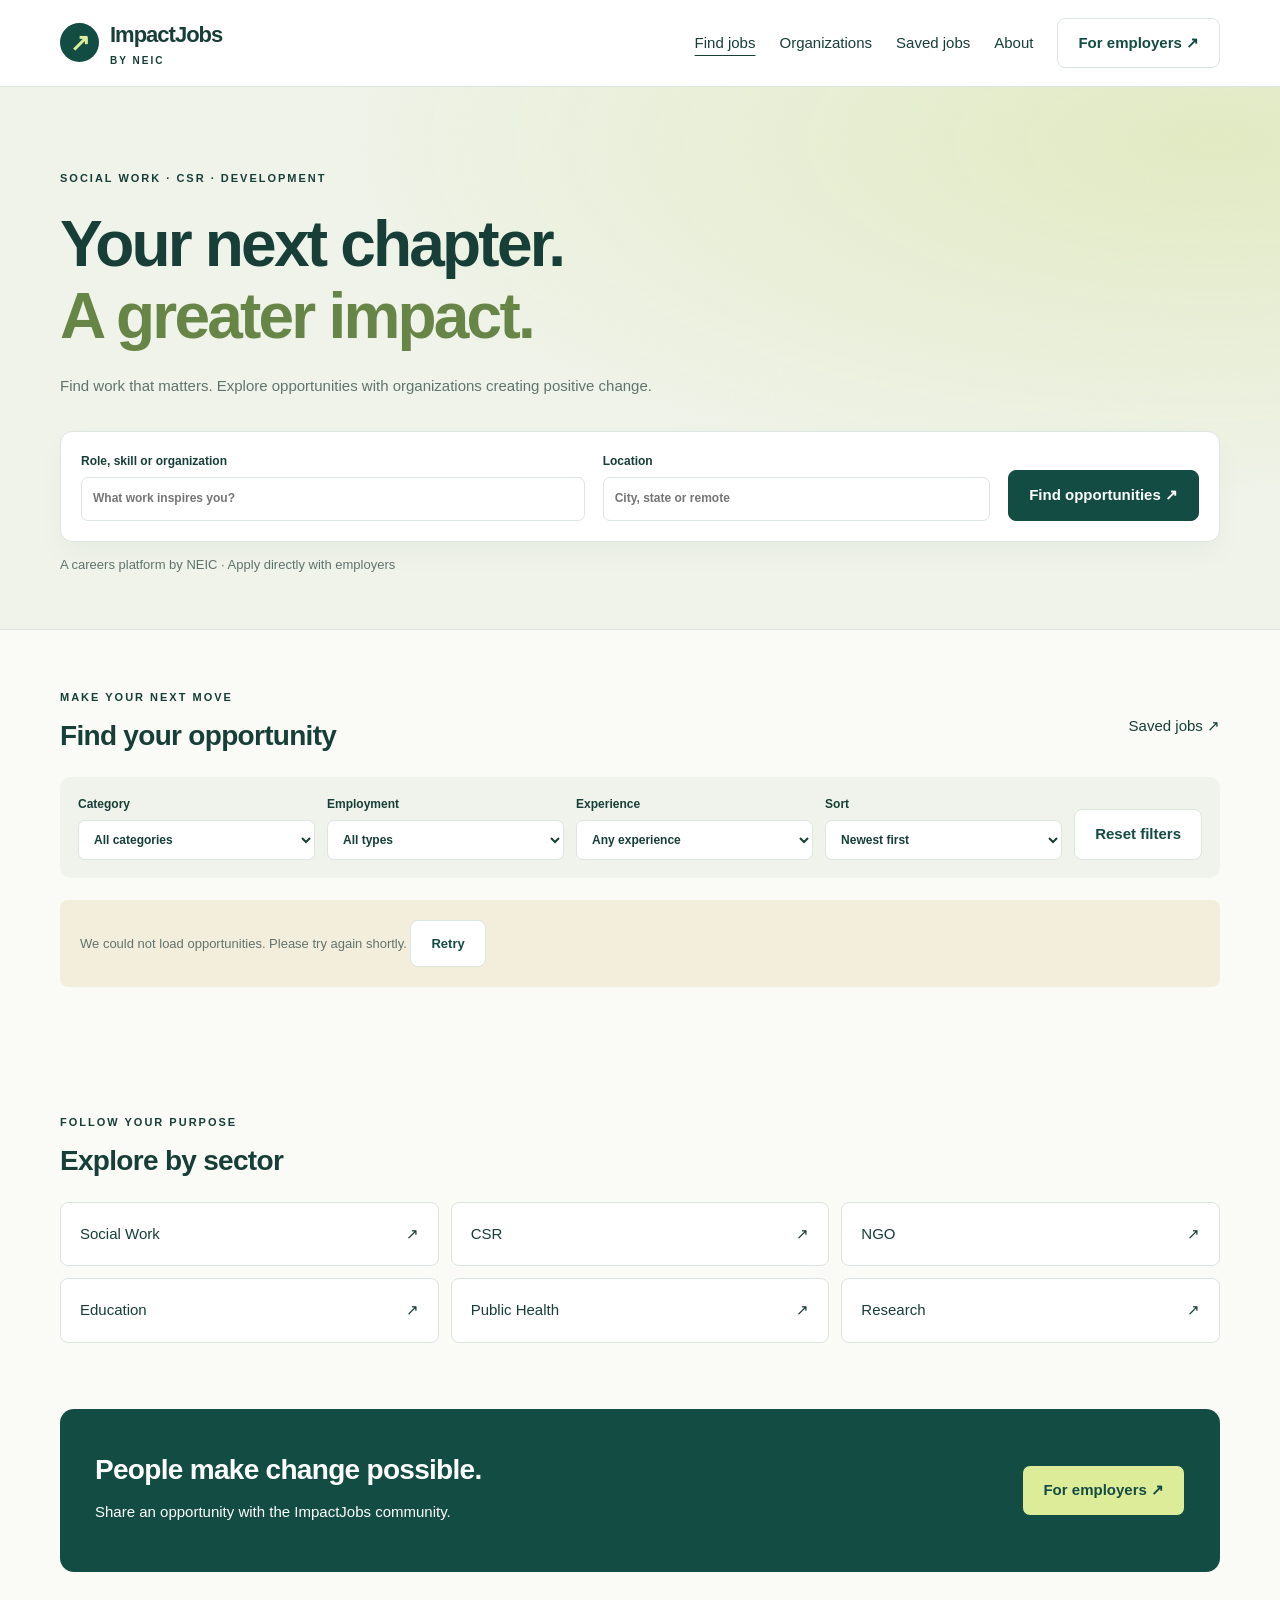
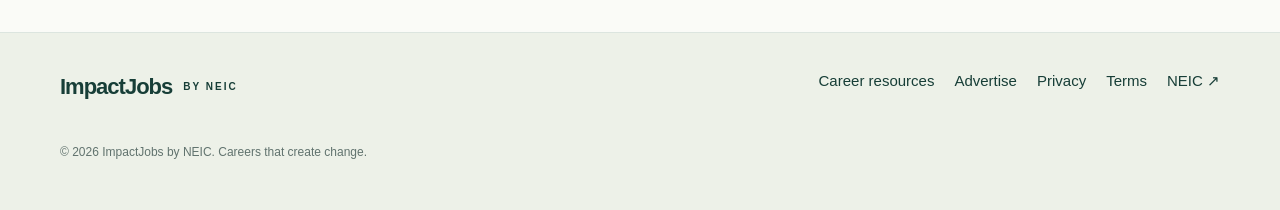
<file: index.html>
<!doctype html><html lang="en"><head><meta charset="utf-8"><meta name="viewport" content="width=device-width,initial-scale=1"><meta name="description" content="Social work, NGO, CSR and development sector careers. ImpactJobs by NEIC."><title>ImpactJobs by NEIC | Careers that create change</title><link rel="stylesheet" href="style.css"><script defer src="config.js"></script><script defer src="script.js"></script></head><body><a class="skip" href="#main">Skip to content</a><header id="header"></header><main id="main"><section class="hero"><div class="wrap"><p class="eyebrow">SOCIAL WORK · CSR · DEVELOPMENT</p><h1>Your next chapter.<br><em>A greater impact.</em></h1><p>Find work that matters. Explore opportunities with organizations creating positive change.</p><form id="search-form" class="search"><label>Role, skill or organization<input id="query" type="search" placeholder="What work inspires you?"></label><label>Location<input id="location" type="search" placeholder="City, state or remote"></label><button>Find opportunities ↗</button></form><p class="meta">A careers platform by NEIC · Apply directly with employers</p></div></section><div class="wrap"><section id="ads-top" class="ads" hidden aria-label="Sponsored opportunities"></section><section id="jobs" class="listing"><div class="section-head"><div><p class="eyebrow">MAKE YOUR NEXT MOVE</p><h2>Find your opportunity</h2></div><a href="saved.html">Saved jobs ↗</a></div><div class="filters"><label>Category<select id="category"><option value="">All categories</option></select></label><label>Employment<select id="type"><option value="">All types</option></select></label><label>Experience<select id="experience"><option value="">Any experience</option></select></label><label>Sort<select id="sort"><option value="newest">Newest first</option><option value="deadline">Closing soon</option></select></label><button class="secondary" id="clear" type="button">Reset filters</button></div><p id="status" role="status">Loading opportunities…</p><div id="job-list" class="job-grid"></div><button id="more" class="secondary" hidden>Show more jobs</button></section><section class="explore"><p class="eyebrow">FOLLOW YOUR PURPOSE</p><h2>Explore by sector</h2><div id="categories" class="category-grid"></div></section><section id="ads-bottom" class="ads" hidden aria-label="Sponsored opportunities"></section><section class="callout"><div><h2>People make change possible.</h2><p>Share an opportunity with the ImpactJobs community.</p></div><a class="button" href="employers.html">For employers ↗</a></section></div></main><footer id="footer"></footer><noscript>Enable JavaScript to load current jobs.</noscript></body></html>
</file>
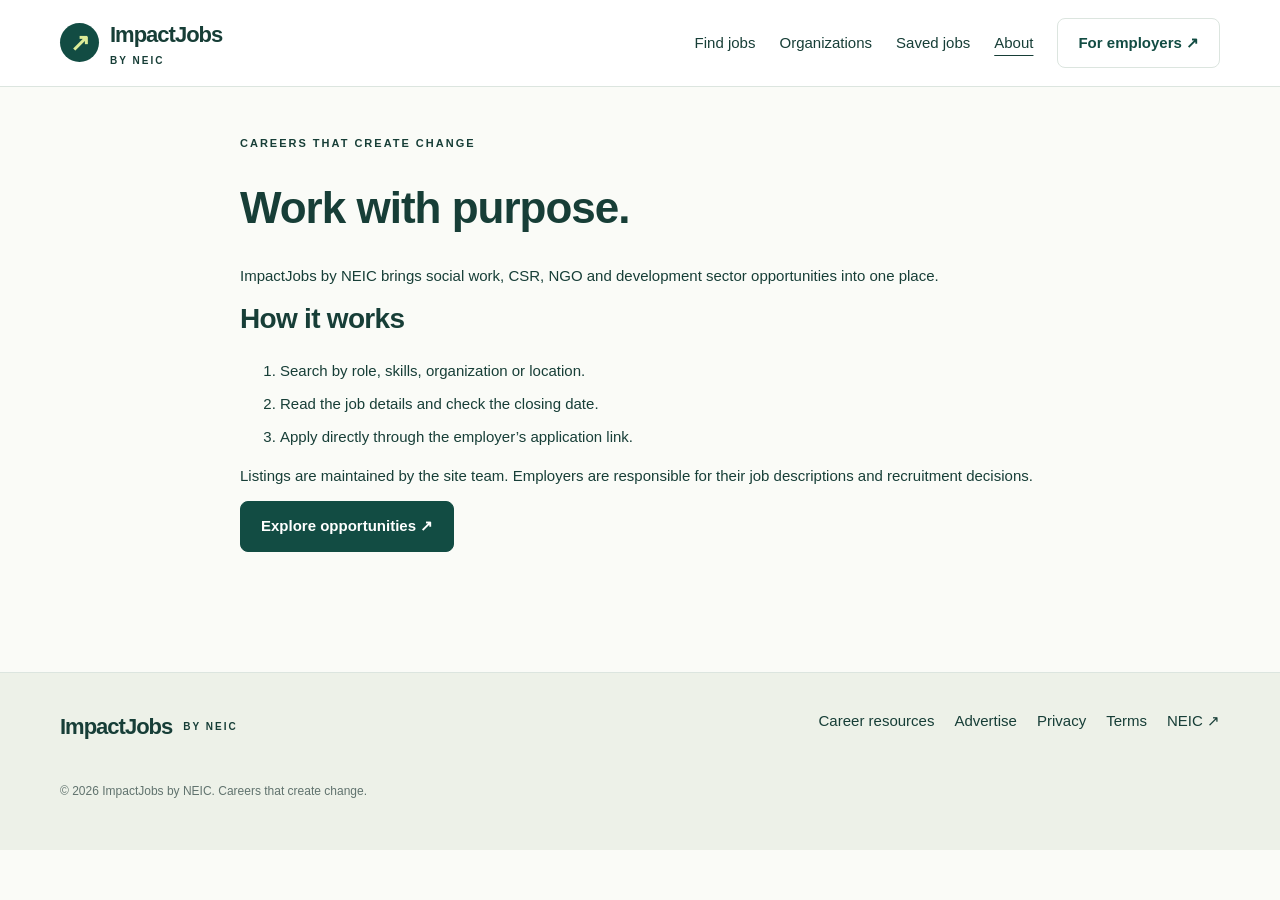
<file: about.html>
<!doctype html><html lang="en"><head><meta charset="utf-8"><meta name="viewport" content="width=device-width,initial-scale=1"><meta name="description" content="About ImpactJobs — ImpactJobs by NEIC."><title>About ImpactJobs | ImpactJobs by NEIC</title><link rel="stylesheet" href="style.css"><script defer src="config.js"></script><script defer src="script.js"></script></head><body><a class="skip" href="#main">Skip to content</a><header id="header"></header><main id="main" class="wrap page content"><p class="eyebrow">CAREERS THAT CREATE CHANGE</p><h1>Work with purpose.</h1><p>ImpactJobs by NEIC brings social work, CSR, NGO and development sector opportunities into one place.</p><h2>How it works</h2><ol><li>Search by role, skills, organization or location.</li><li>Read the job details and check the closing date.</li><li>Apply directly through the employer’s application link.</li></ol><p>Listings are maintained by the site team. Employers are responsible for their job descriptions and recruitment decisions.</p><a class="button" href="index.html#jobs">Explore opportunities ↗</a></main><footer id="footer"></footer></body></html>
</file>
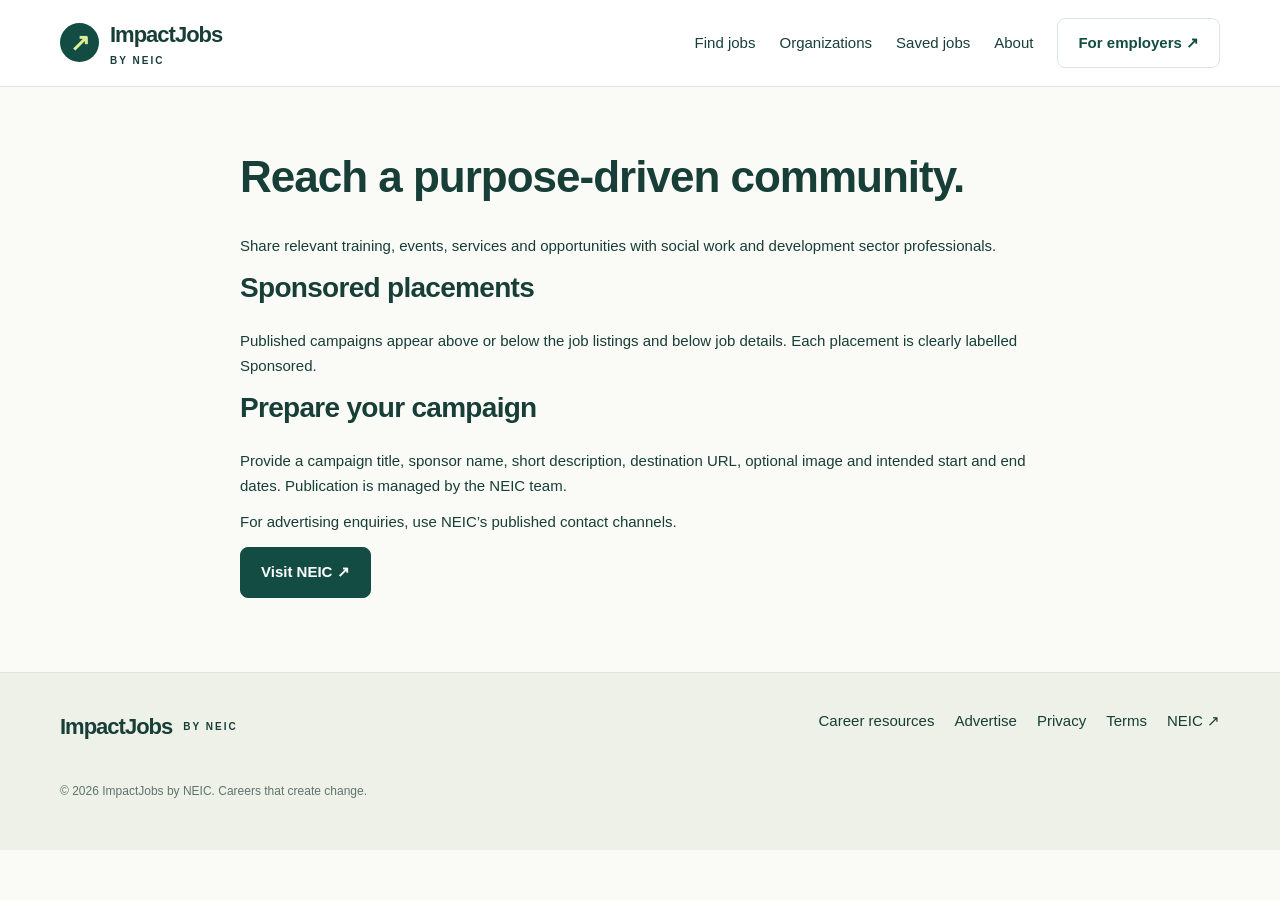
<file: advertise.html>
<!doctype html><html lang="en"><head><meta charset="utf-8"><meta name="viewport" content="width=device-width,initial-scale=1"><meta name="description" content="Advertise — ImpactJobs by NEIC."><title>Advertise | ImpactJobs by NEIC</title><link rel="stylesheet" href="style.css"><script defer src="config.js"></script><script defer src="script.js"></script></head><body><a class="skip" href="#main">Skip to content</a><header id="header"></header><main id="main" class="wrap page content"><h1>Reach a purpose-driven community.</h1><p>Share relevant training, events, services and opportunities with social work and development sector professionals.</p><h2>Sponsored placements</h2><p>Published campaigns appear above or below the job listings and below job details. Each placement is clearly labelled Sponsored.</p><h2>Prepare your campaign</h2><p>Provide a campaign title, sponsor name, short description, destination URL, optional image and intended start and end dates. Publication is managed by the NEIC team.</p><p>For advertising enquiries, use NEIC’s published contact channels.</p><a class="button" href="https://neic.in" target="_blank" rel="noopener">Visit NEIC ↗</a></main><footer id="footer"></footer></body></html>
</file>
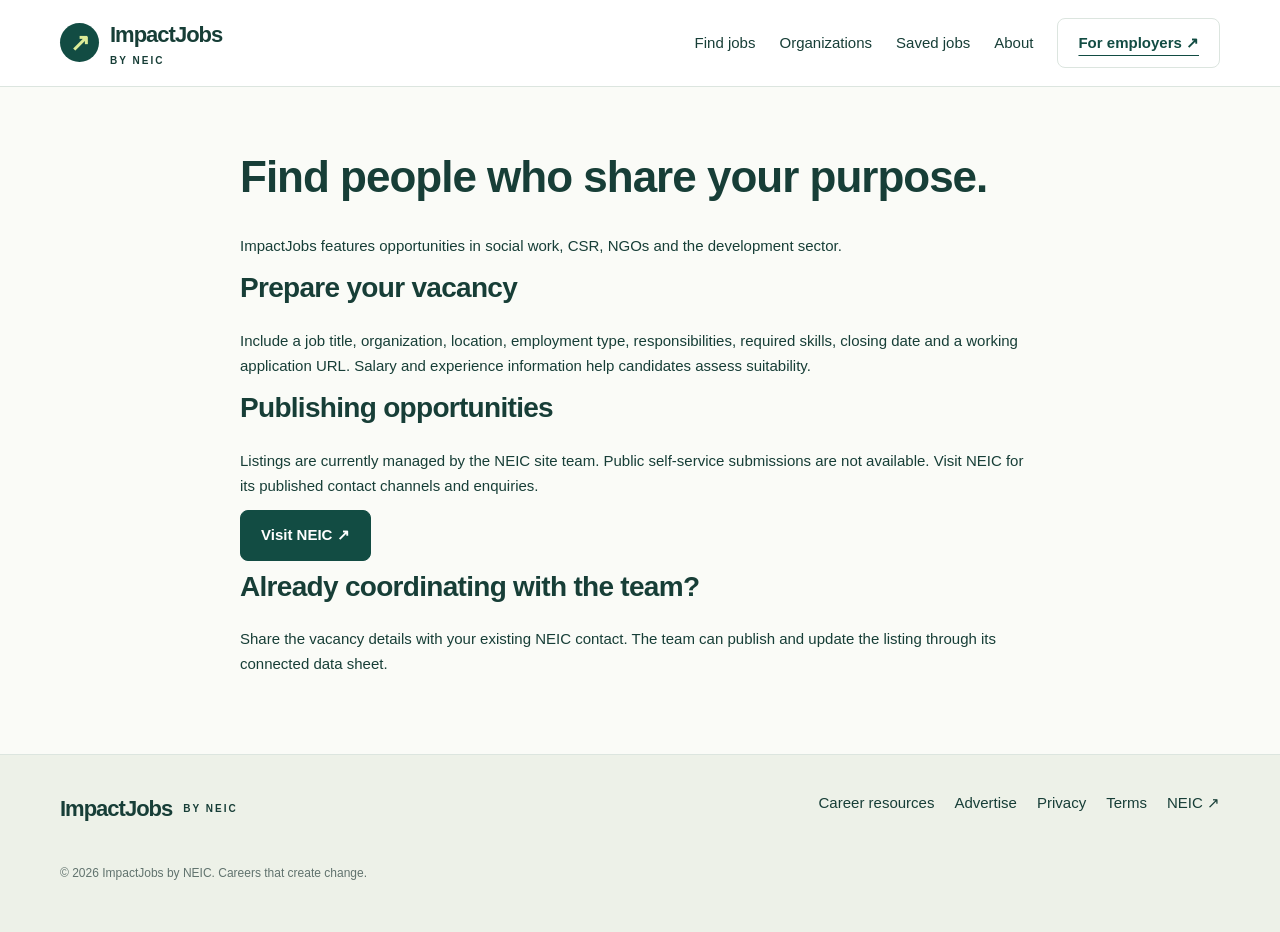
<file: employers.html>
<!doctype html><html lang="en"><head><meta charset="utf-8"><meta name="viewport" content="width=device-width,initial-scale=1"><meta name="description" content="For employers — ImpactJobs by NEIC."><title>For employers | ImpactJobs by NEIC</title><link rel="stylesheet" href="style.css"><script defer src="config.js"></script><script defer src="script.js"></script></head><body><a class="skip" href="#main">Skip to content</a><header id="header"></header><main id="main" class="wrap page content"><h1>Find people who share your purpose.</h1><p>ImpactJobs features opportunities in social work, CSR, NGOs and the development sector.</p><h2>Prepare your vacancy</h2><p>Include a job title, organization, location, employment type, responsibilities, required skills, closing date and a working application URL. Salary and experience information help candidates assess suitability.</p><h2>Publishing opportunities</h2><p>Listings are currently managed by the NEIC site team. Public self-service submissions are not available. Visit NEIC for its published contact channels and enquiries.</p><a class="button" href="https://neic.in" target="_blank" rel="noopener">Visit NEIC ↗</a><h2>Already coordinating with the team?</h2><p>Share the vacancy details with your existing NEIC contact. The team can publish and update the listing through its connected data sheet.</p></main><footer id="footer"></footer></body></html>
</file>
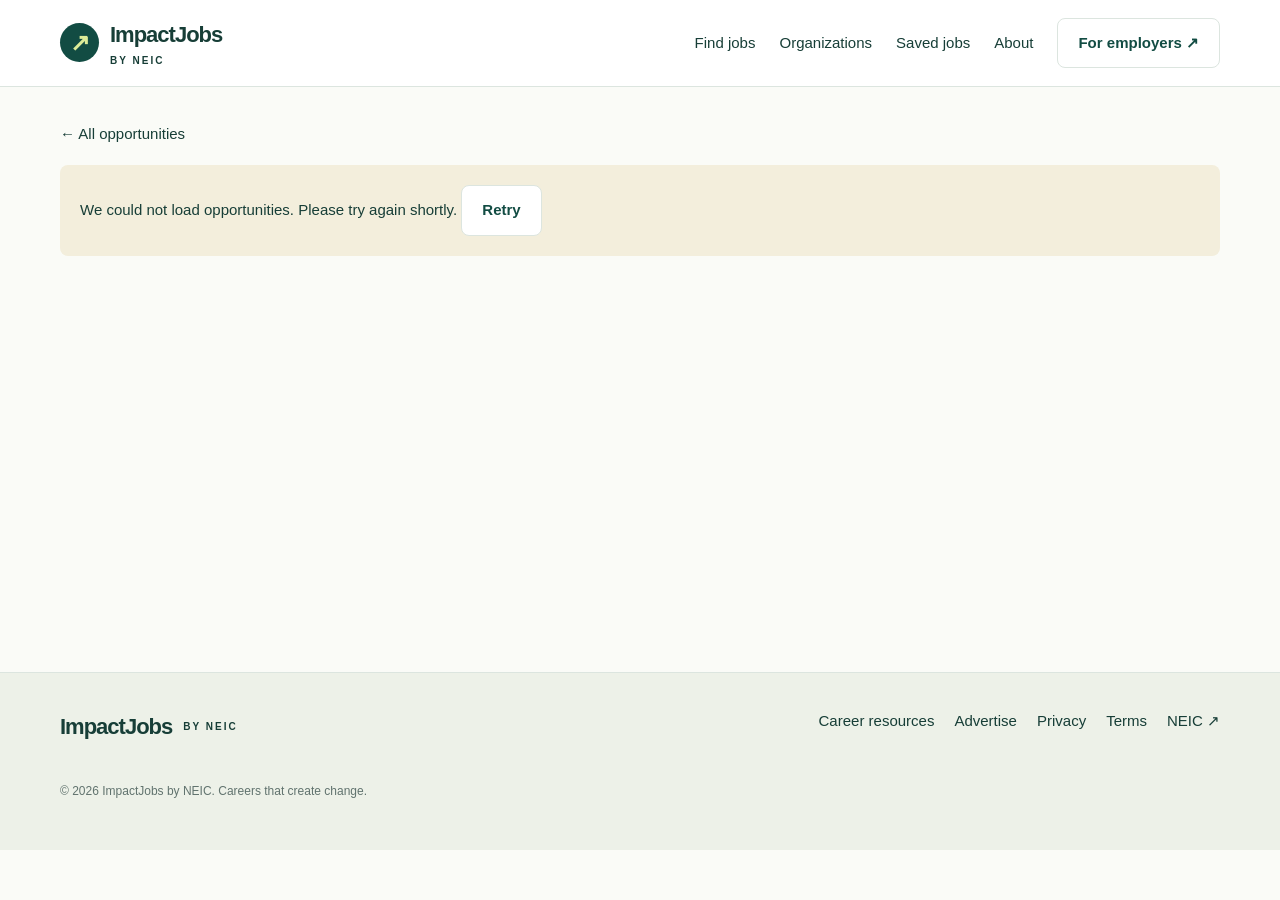
<file: job.html>
<!doctype html><html lang="en"><head><meta charset="utf-8"><meta name="viewport" content="width=device-width,initial-scale=1"><title>Job details | ImpactJobs</title><link rel="stylesheet" href="style.css"><script defer src="config.js"></script><script defer src="script.js"></script></head><body><a class="skip" href="#main">Skip to content</a><header id="header"></header><main id="main" class="wrap page"><a href="index.html#jobs">← All opportunities</a><div id="detail" aria-live="polite">Loading job details…</div><section id="ads-bottom" class="ads" hidden aria-label="Sponsored opportunities"></section></main><footer id="footer"></footer></body></html>
</file>
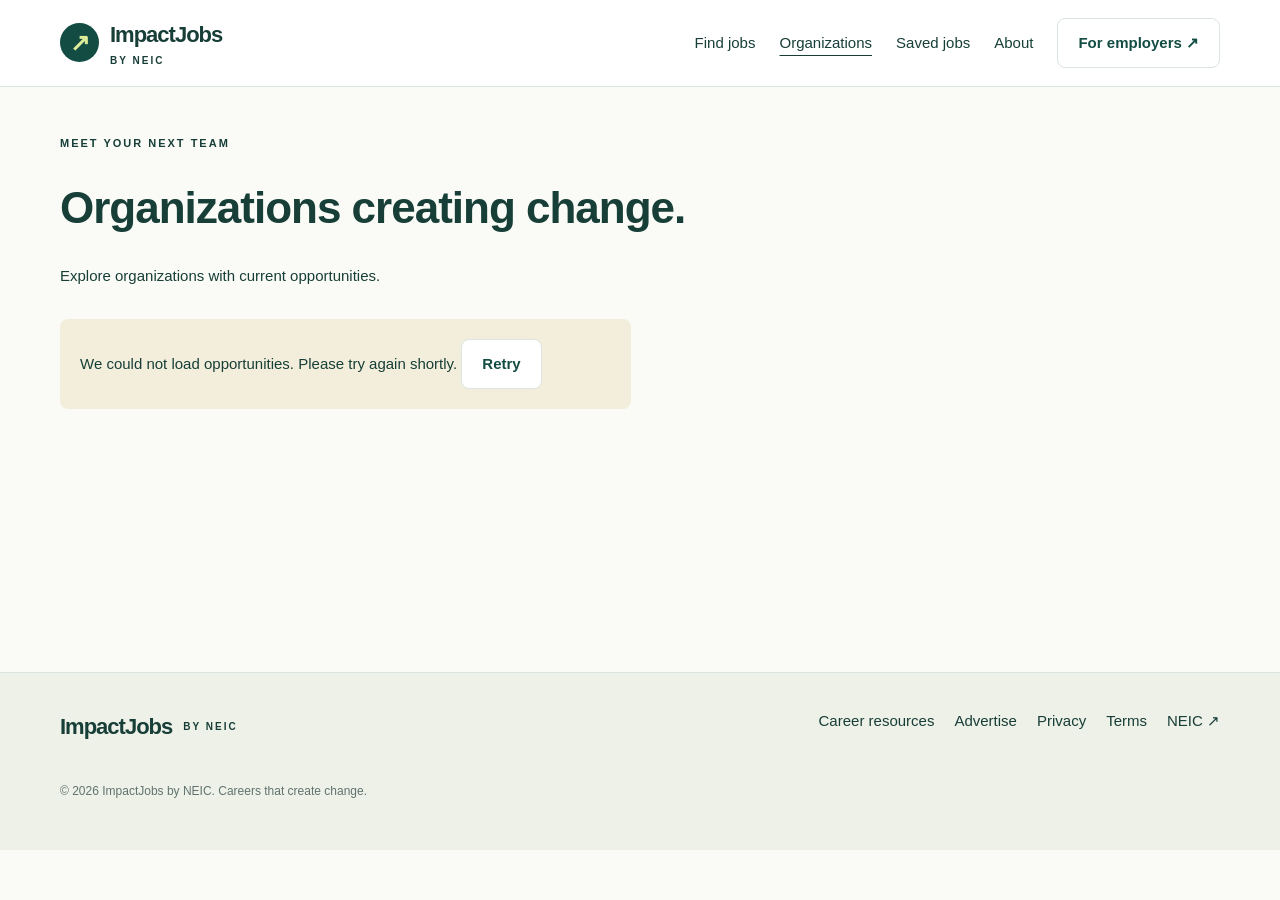
<file: organizations.html>
<!doctype html><html lang="en"><head><meta charset="utf-8"><meta name="viewport" content="width=device-width,initial-scale=1"><meta name="description" content="Organizations — ImpactJobs by NEIC."><title>Organizations | ImpactJobs by NEIC</title><link rel="stylesheet" href="style.css"><script defer src="config.js"></script><script defer src="script.js"></script></head><body><a class="skip" href="#main">Skip to content</a><header id="header"></header><main id="main" class="wrap page "><p class="eyebrow">MEET YOUR NEXT TEAM</p><h1>Organizations creating change.</h1><p>Explore organizations with current opportunities.</p><div id="organizations" class="job-grid" aria-live="polite">Loading organizations…</div></main><footer id="footer"></footer></body></html>
</file>
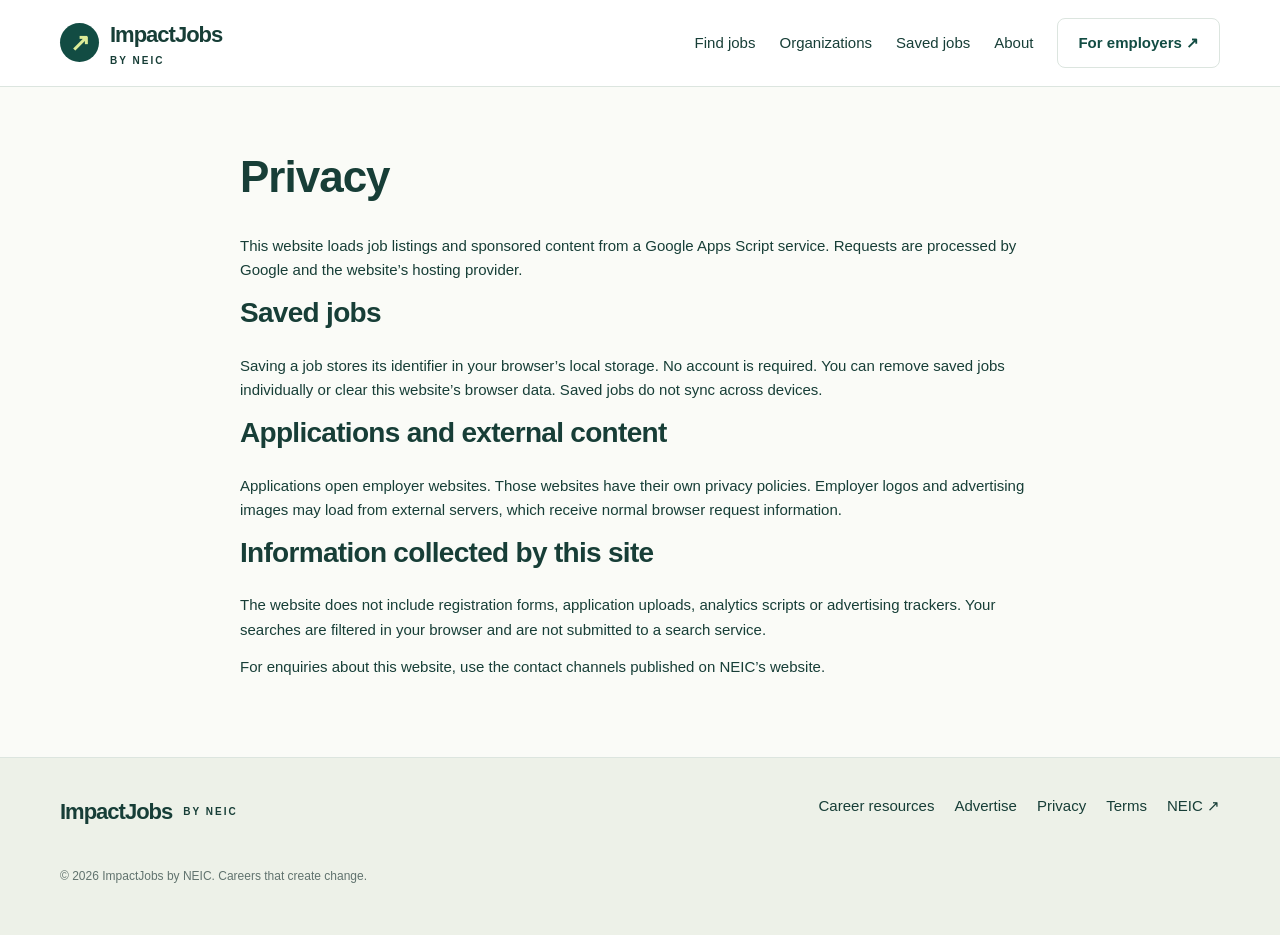
<file: privacy.html>
<!doctype html><html lang="en"><head><meta charset="utf-8"><meta name="viewport" content="width=device-width,initial-scale=1"><meta name="description" content="Privacy — ImpactJobs by NEIC."><title>Privacy | ImpactJobs by NEIC</title><link rel="stylesheet" href="style.css"><script defer src="config.js"></script><script defer src="script.js"></script></head><body><a class="skip" href="#main">Skip to content</a><header id="header"></header><main id="main" class="wrap page content"><h1>Privacy</h1><p>This website loads job listings and sponsored content from a Google Apps Script service. Requests are processed by Google and the website’s hosting provider.</p><h2>Saved jobs</h2><p>Saving a job stores its identifier in your browser’s local storage. No account is required. You can remove saved jobs individually or clear this website’s browser data. Saved jobs do not sync across devices.</p><h2>Applications and external content</h2><p>Applications open employer websites. Those websites have their own privacy policies. Employer logos and advertising images may load from external servers, which receive normal browser request information.</p><h2>Information collected by this site</h2><p>The website does not include registration forms, application uploads, analytics scripts or advertising trackers. Your searches are filtered in your browser and are not submitted to a search service.</p><p>For enquiries about this website, use the contact channels published on <a href="https://neic.in">NEIC’s website</a>.</p></main><footer id="footer"></footer></body></html>
</file>
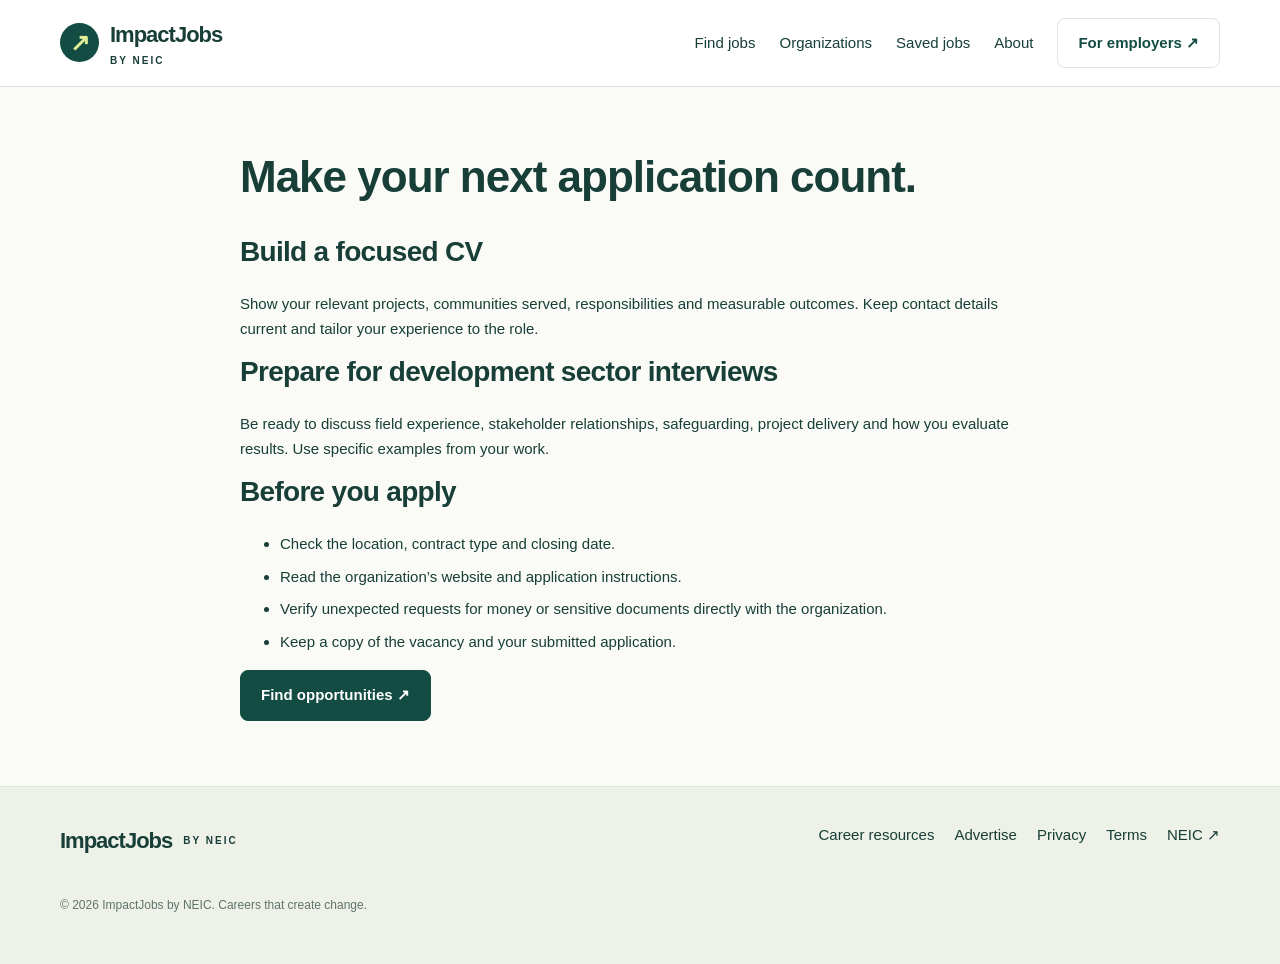
<file: resources.html>
<!doctype html><html lang="en"><head><meta charset="utf-8"><meta name="viewport" content="width=device-width,initial-scale=1"><meta name="description" content="Career resources — ImpactJobs by NEIC."><title>Career resources | ImpactJobs by NEIC</title><link rel="stylesheet" href="style.css"><script defer src="config.js"></script><script defer src="script.js"></script></head><body><a class="skip" href="#main">Skip to content</a><header id="header"></header><main id="main" class="wrap page content"><h1>Make your next application count.</h1><h2>Build a focused CV</h2><p>Show your relevant projects, communities served, responsibilities and measurable outcomes. Keep contact details current and tailor your experience to the role.</p><h2>Prepare for development sector interviews</h2><p>Be ready to discuss field experience, stakeholder relationships, safeguarding, project delivery and how you evaluate results. Use specific examples from your work.</p><h2>Before you apply</h2><ul><li>Check the location, contract type and closing date.</li><li>Read the organization’s website and application instructions.</li><li>Verify unexpected requests for money or sensitive documents directly with the organization.</li><li>Keep a copy of the vacancy and your submitted application.</li></ul><a class="button" href="index.html#jobs">Find opportunities ↗</a></main><footer id="footer"></footer></body></html>
</file>
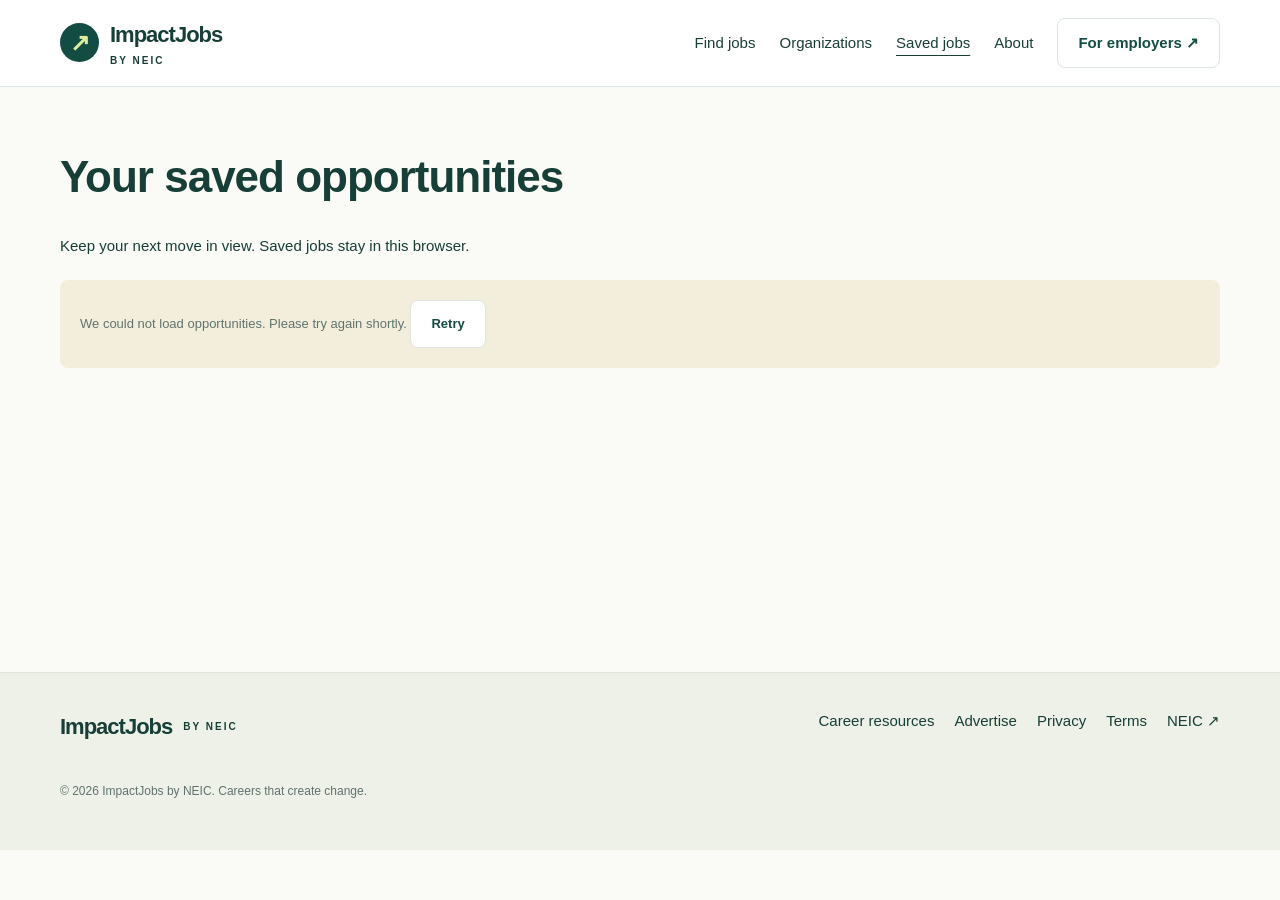
<file: saved.html>
<!doctype html><html lang="en"><head><meta charset="utf-8"><meta name="viewport" content="width=device-width,initial-scale=1"><meta name="description" content="Saved jobs — ImpactJobs by NEIC."><title>Saved jobs | ImpactJobs by NEIC</title><link rel="stylesheet" href="style.css"><script defer src="config.js"></script><script defer src="script.js"></script></head><body><a class="skip" href="#main">Skip to content</a><header id="header"></header><main id="main" class="wrap page "><h1>Your saved opportunities</h1><p>Keep your next move in view. Saved jobs stay in this browser.</p><p id="status" role="status">Loading saved jobs…</p><div id="job-list" class="job-grid"></div><button id="more" class="secondary" hidden>Show more jobs</button></main><footer id="footer"></footer></body></html>
</file>
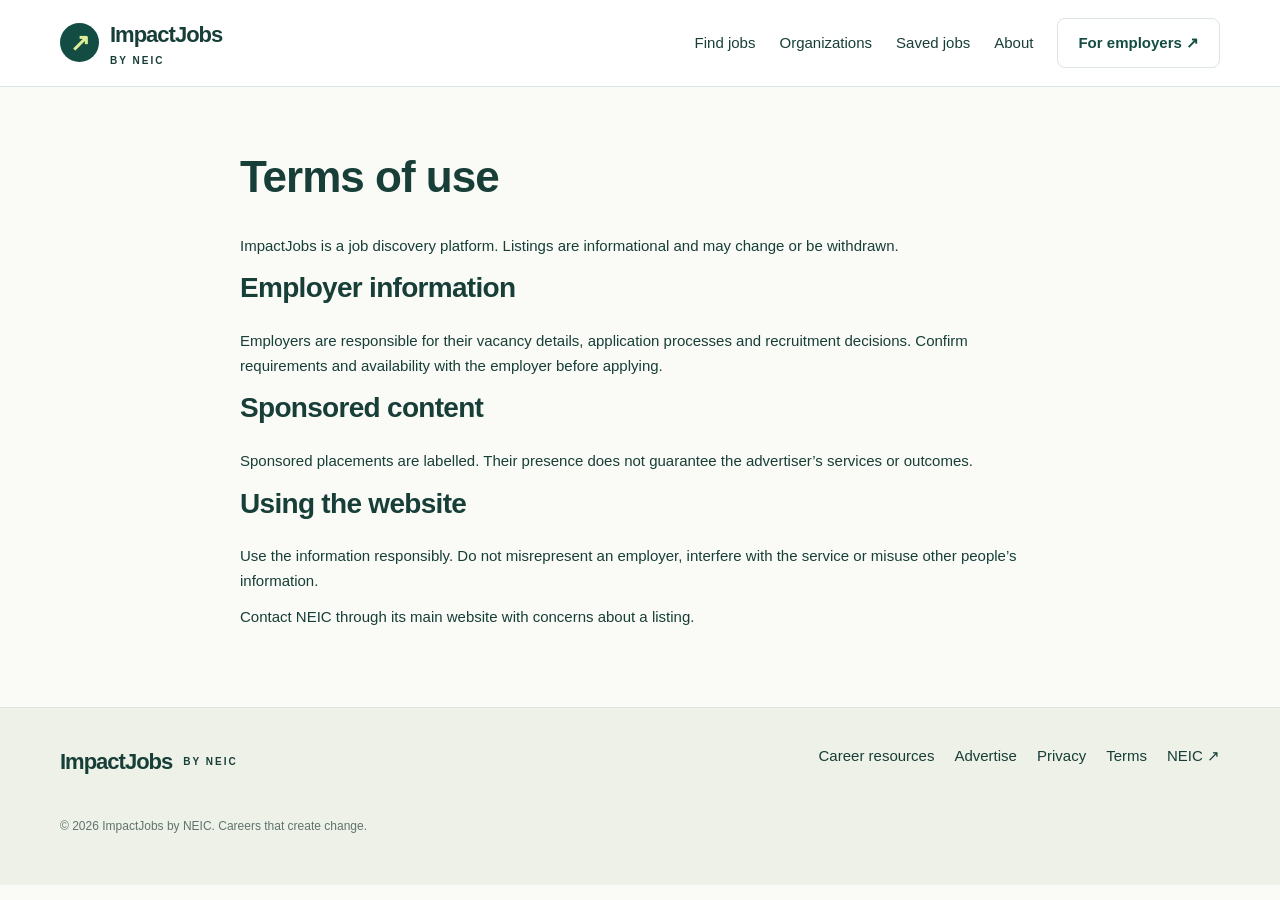
<file: terms.html>
<!doctype html><html lang="en"><head><meta charset="utf-8"><meta name="viewport" content="width=device-width,initial-scale=1"><meta name="description" content="Terms of use — ImpactJobs by NEIC."><title>Terms of use | ImpactJobs by NEIC</title><link rel="stylesheet" href="style.css"><script defer src="config.js"></script><script defer src="script.js"></script></head><body><a class="skip" href="#main">Skip to content</a><header id="header"></header><main id="main" class="wrap page content"><h1>Terms of use</h1><p>ImpactJobs is a job discovery platform. Listings are informational and may change or be withdrawn.</p><h2>Employer information</h2><p>Employers are responsible for their vacancy details, application processes and recruitment decisions. Confirm requirements and availability with the employer before applying.</p><h2>Sponsored content</h2><p>Sponsored placements are labelled. Their presence does not guarantee the advertiser’s services or outcomes.</p><h2>Using the website</h2><p>Use the information responsibly. Do not misrepresent an employer, interfere with the service or misuse other people’s information.</p><p>Contact NEIC through its <a href="https://neic.in">main website</a> with concerns about a listing.</p></main><footer id="footer"></footer></body></html>
</file>
<file: style.css>
:root{--ink:#173e37;--muted:#61736e;--green:#124c43;--line:#dce5df;--paper:#fafbf7;--lime:#dcec98}*{box-sizing:border-box}body{margin:0;background:var(--paper);color:var(--ink);font:15px/1.65 Arial,sans-serif}a{color:inherit;text-decoration:none}a:hover{text-decoration:underline}button,input,select{font:inherit}button,.button{display:inline-block;cursor:pointer;border:1px solid var(--green);background:var(--green);color:white;padding:12px 20px;border-radius:8px;font-weight:600;text-align:center}button:hover,.button:hover{background:#236556;text-decoration:none}.secondary{background:white;color:var(--green);border-color:var(--line)}.secondary:hover{background:#eef3e7}input,select{border:1px solid var(--line);border-radius:7px;background:white;padding:11px;color:var(--ink);width:100%}:focus-visible{outline:3px solid #a77a16;outline-offset:3px}[hidden]{display:none!important}.wrap{width:min(1160px,calc(100% - 48px));margin:auto}.nav{display:flex;align-items:center;gap:30px;min-height:86px}.brand{display:flex;align-items:center;gap:11px;margin-right:auto;font-size:22px;font-weight:800;letter-spacing:-1px}.brand b{background:var(--green);color:var(--lime);border-radius:50%;width:39px;height:39px;display:grid;place-items:center;font-size:24px}.brand small{display:block;font-size:10px;letter-spacing:2px}.nav nav{display:flex;gap:24px;align-items:center}.nav a[aria-current=page]{text-decoration:underline;text-underline-offset:7px}header{background:#fff;border-bottom:1px solid var(--line)}.hero{padding:70px 0 42px;background:radial-gradient(ellipse at 95% 10%,#e1eac2 0,transparent 52%),#eff3e9;border-bottom:1px solid var(--line)}.eyebrow{font-size:11px;font-weight:700;letter-spacing:2px}.hero h1{font-size:clamp(38px,5vw,66px);line-height:1.12;letter-spacing:-2.8px;margin:22px 0}.hero h1 em{font-style:normal;color:#688548}.hero>div>p:not(.eyebrow){max-width:610px;color:var(--muted)}.search{display:grid;grid-template-columns:1.3fr 1fr auto;align-items:end;gap:18px;background:white;border:1px solid var(--line);border-radius:12px;padding:20px;margin-top:32px;box-shadow:0 12px 28px #173e3708}label{display:block;font-size:12px;font-weight:600}label input,label select{margin-top:5px}.listing,.explore{padding:46px 0}.section-head{display:flex;justify-content:space-between;align-items:center;gap:18px}h2{font-size:28px;line-height:1.3;letter-spacing:-.7px;margin:8px 0 22px}h3{font-size:20px;line-height:1.4;margin:10px 0}p{margin:12px 0}.filters{display:flex;flex-wrap:wrap;align-items:end;gap:12px;padding:18px;background:#f0f3ec;border-radius:10px}.filters label{flex:1;min-width:140px}#status{color:var(--muted);font-size:13px;margin:22px 0}.job-grid{display:grid;grid-template-columns:1fr 1fr;gap:18px}.job-card,.panel{background:white;border:1px solid var(--line);border-radius:12px;padding:25px}.job-card{display:flex;flex-direction:column;gap:8px}.job-card:hover{border-color:#6f9271}.card-head{display:flex;gap:12px;align-items:center}.avatar{width:42px;height:42px;flex:none;border-radius:10px;background:#eff3e9;display:grid;place-items:center;font-weight:700;object-fit:contain}.company{font-weight:600;font-size:13px}.tag{display:inline-block;border-radius:4px;background:#f0f3ec;padding:3px 9px;font-size:11px;margin:3px 5px 3px 0}.meta{color:var(--muted);font-size:13px}.card-foot{margin-top:auto;padding-top:15px;display:flex;align-items:center;justify-content:space-between;border-top:1px solid #eef1eb}.save{padding:7px 12px;font-size:12px}.category-grid{display:grid;grid-template-columns:repeat(3,1fr);gap:12px}.category{padding:19px;border:1px solid var(--line);border-radius:8px;background:white}.category span{float:right}.callout{background:var(--green);color:white;padding:35px;border-radius:14px;display:flex;align-items:center;justify-content:space-between;gap:24px;margin:20px 0 60px}.callout h2{margin-bottom:8px}.callout .button{background:var(--lime);color:var(--green);white-space:nowrap}footer{border-top:1px solid var(--line);padding:36px 0;background:#edf1e8}footer .wrap{display:flex;flex-wrap:wrap;gap:25px;justify-content:space-between}footer nav{display:flex;gap:20px;flex-wrap:wrap}footer p{font-size:12px;color:var(--muted);width:100%}.page{padding-top:35px;padding-bottom:65px;min-height:65vh}.page>h1,.detail-head h1{font-size:clamp(30px,4vw,44px);line-height:1.2;letter-spacing:-1px}.detail-head{padding:35px 0}.detail-grid{display:grid;grid-template-columns:2fr 1fr;gap:24px}.prose{white-space:pre-wrap;overflow-wrap:anywhere}.panel h2{font-size:20px;margin-top:22px}.panel h2:first-child{margin-top:0}.panel+.panel{margin-top:18px}.panel a:not(.button){text-decoration:underline}.detail-grid aside .button{width:100%;margin:10px 0}.content{max-width:800px}.content li{margin:8px 0}.notice{padding:20px;background:#f3eedc;border-radius:8px;margin:18px 0}.ads{margin:24px 0;display:grid;grid-template-columns:repeat(auto-fit,minmax(230px,1fr));gap:15px}.ad{display:block;border:1px solid var(--line);border-radius:10px;padding:20px;background:white}.ad img{max-width:100%;max-height:180px;object-fit:contain}.ad small{display:block;color:var(--muted);font-size:10px;letter-spacing:1px}.skip{position:absolute;left:10px;top:-80px;background:white;padding:10px;z-index:10}.skip:focus{top:10px}#more{margin-top:24px}.empty{padding:35px;border:1px solid var(--line);border-radius:10px;grid-column:1/-1}code{overflow-wrap:anywhere}@media(max-width:760px){.wrap{width:calc(100% - 32px)}.nav{flex-wrap:wrap;padding:16px 0;gap:15px}.nav nav{width:100%;gap:17px;font-size:13px;flex-wrap:wrap}.hero{padding:40px 0 25px}.hero h1{letter-spacing:-1.5px}.search{grid-template-columns:1fr}.job-grid,.detail-grid{grid-template-columns:1fr}.category-grid{grid-template-columns:1fr 1fr}.callout{display:block;padding:25px}.callout .button{margin-top:15px}.section-head{align-items:start}.section-head>a{font-size:12px;white-space:nowrap}.filters label{min-width:120px}.job-card{padding:20px}.listing,.explore{padding:30px 0}}
</file>
